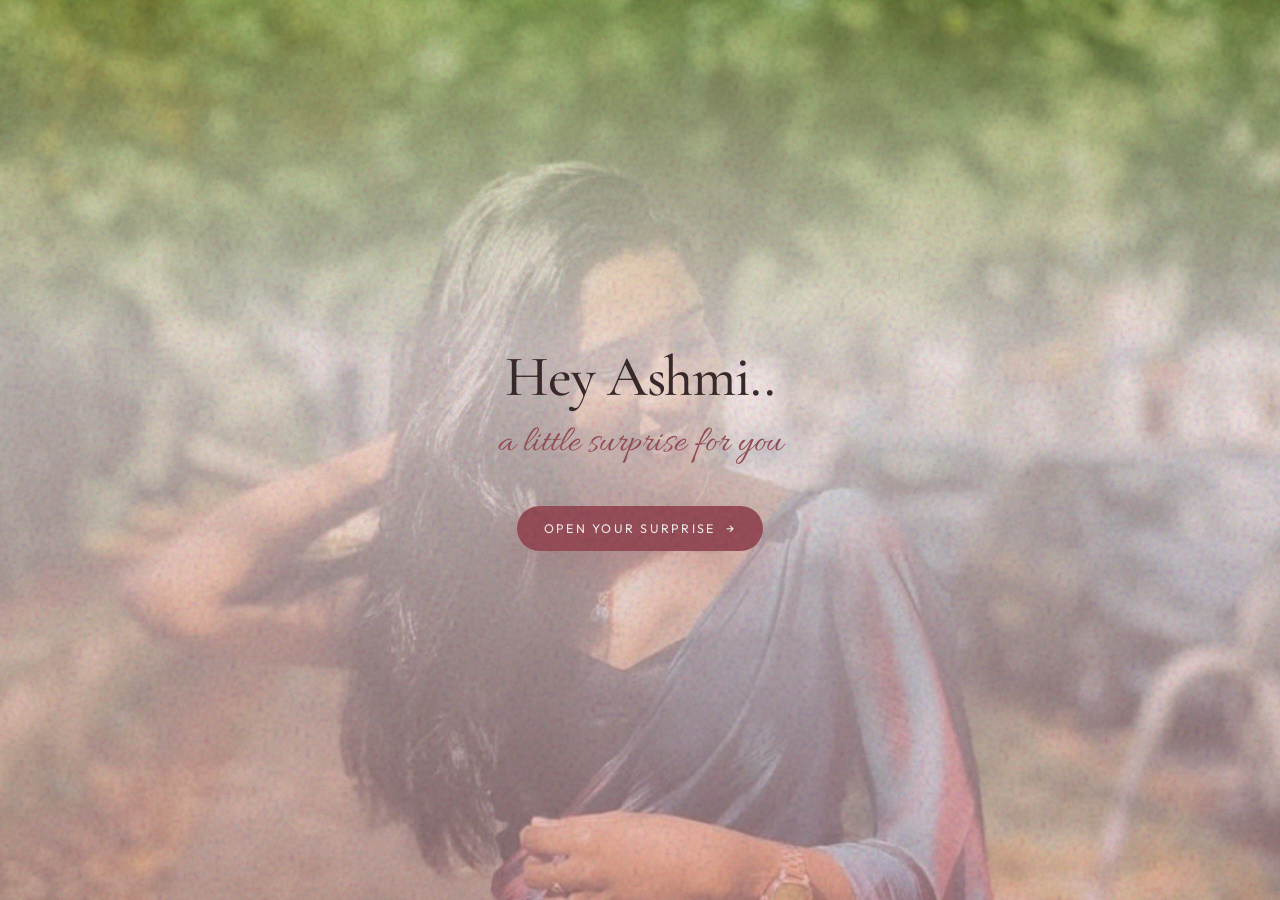
<file: ashmi/index.html>
<!DOCTYPE html>
<html lang="en">
<head>
    <meta charset="UTF-8">
    <meta name="viewport" content="width=device-width, initial-scale=1.0">
    <title>For Asshii</title>

    <link rel="stylesheet" href="style.css">

    <link rel="preconnect" href="https://fonts.googleapis.com">
    <link rel="preconnect" href="https://fonts.gstatic.com" crossorigin>
    <link href="https://fonts.googleapis.com/css2?family=Allura&family=Cormorant+Garamond:ital,wght@0,400;0,500;0,600;1,400&family=Outfit:wght@300;400;500&display=swap" rel="stylesheet">
</head>

<body>

    <div class="grain" aria-hidden="true"></div>

    <div class="petals" aria-hidden="true">
        <span></span><span></span><span></span><span></span>
        <span></span><span></span><span></span>
    </div>

    <section class="hero">

        <div class="hero-media" aria-hidden="true">
            <img src="photo1.jpeg" alt="">
            <div class="hero-veil"></div>
        </div>

        <div class="hero-copy">
            <!-- <p class="eyebrow">a little surprise for you</p> -->
            <h4 class="brand">Hey Ashmi..</h4>
            <p class="tagline">a little surprise for you</p>

            <a href="surprise.html" class="cta">
                <span>open your surprise</span>
                <span class="cta-arrow" aria-hidden="true">→</span>
            </a>
        </div>

    </section>

</body>
</html>
</file>
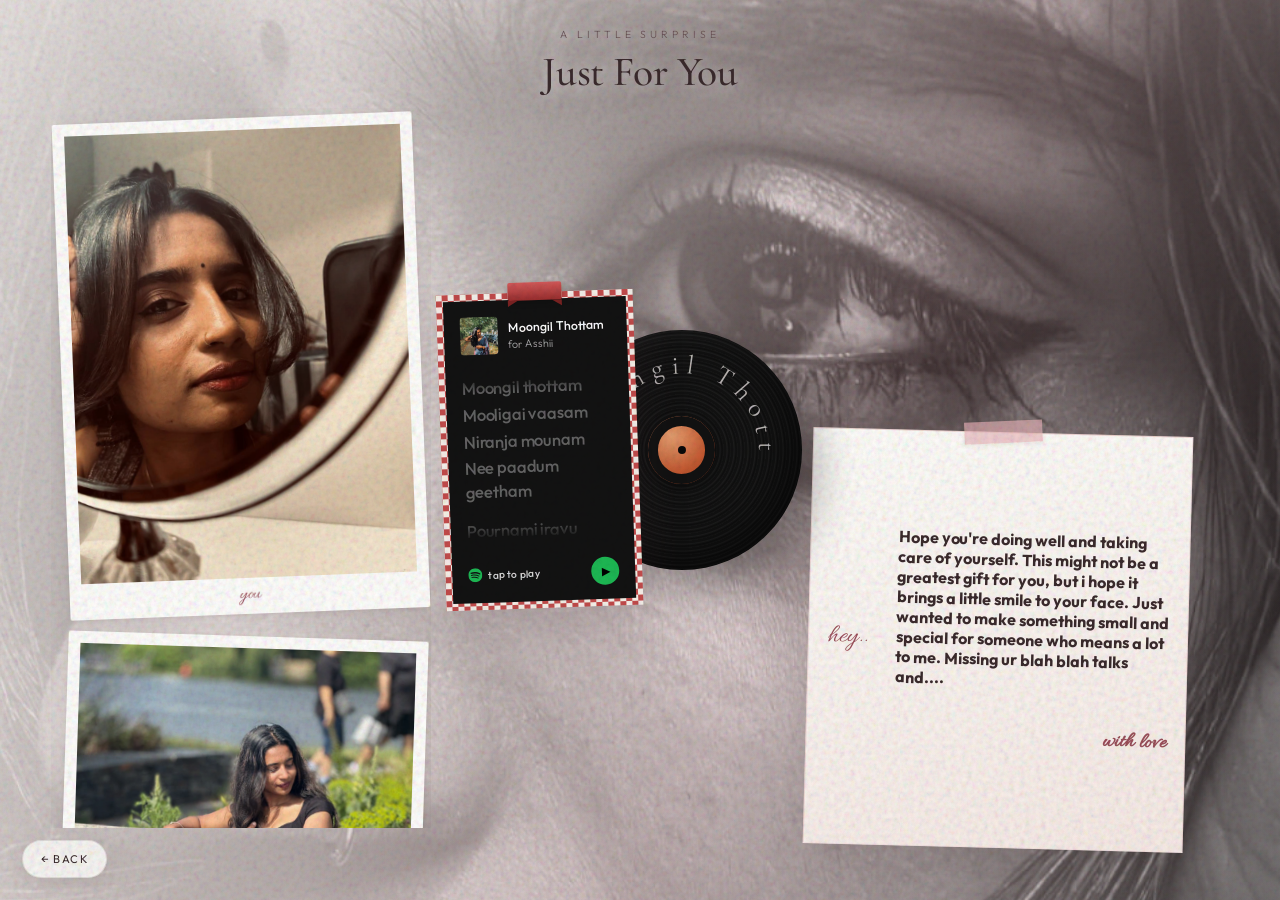
<file: ashmi/photobooth.html>
<!DOCTYPE html>
<html lang="en">
<head>
<meta charset="UTF-8">
<meta name="viewport" content="width=device-width, initial-scale=1.0">
<title>Our Memories · Asshii</title>

<link rel="preconnect" href="https://fonts.googleapis.com">
<link rel="preconnect" href="https://fonts.gstatic.com" crossorigin>
<link href="https://fonts.googleapis.com/css2?family=Allura&family=Cormorant+Garamond:ital,wght@0,400;0,500;0,600;1,400&family=Outfit:wght@300;400;500&display=swap" rel="stylesheet">

<style>

* {
    margin: 0;
    padding: 0;
    box-sizing: border-box;
}

:root {
    --blush: #e8b4b8;
    --rose: #c97b84;
    --deep-rose: #9a4f5a;
    --pearl: #faf4f2;
    --mist: #f3e4e2;
    --ink: #3a2a2c;
    --soft-ink: #6b5558;
}

html, body {
    width: 100%;
    height: 100%;
}

body {
    overflow: hidden;
    font-family: "Outfit", sans-serif;
    color: var(--ink);
    background: var(--mist);
}

.grain {
    position: fixed;
    inset: 0;
    z-index: 60;
    pointer-events: none;
    opacity: 0.28;
    mix-blend-mode: multiply;
    background-image: url("data:image/svg+xml,%3Csvg viewBox='0 0 200 200' xmlns='http://www.w3.org/2000/svg'%3E%3Cfilter id='n'%3E%3CfeTurbulence type='fractalNoise' baseFrequency='0.85' numOctaves='4' stitchTiles='stitch'/%3E%3C/filter%3E%3Crect width='100%25' height='100%25' filter='url(%23n)'/%3E%3C/svg%3E");
}

.page {
    position: relative;
    width: 100vw;
    height: 100vh;
    height: 100dvh;
    overflow: hidden;
    display: flex;
    align-items: center;
    justify-content: center;
    background: #1a1214;
    isolation: isolate;
}

.page-bg {
    position: absolute;
    inset: 0;
    z-index: 0;
    overflow: hidden;
    pointer-events: none;
}

.page-bg img {
    width: 100%;
    height: 100%;
    object-fit: cover;
    object-position: 58% 42%;
    transform: scale(1.08);
    filter: contrast(1.05) brightness(0.88) saturate(0.15);
    animation: bgDrift 22s ease-in-out infinite alternate;
}

@keyframes bgDrift {
    from { transform: scale(1.08) translate(0, 0); }
    to   { transform: scale(1.14) translate(-1.5%, -1%); }
}

.page-veil {
    position: absolute;
    inset: 0;
    z-index: 1;
    pointer-events: none;
    background:
        linear-gradient(
            115deg,
            rgba(250, 244, 242, 0.82) 0%,
            rgba(243, 228, 226, 0.55) 38%,
            rgba(232, 180, 184, 0.28) 62%,
            rgba(26, 18, 20, 0.35) 100%
        ),
        radial-gradient(
            ellipse at 70% 45%,
            transparent 0%,
            rgba(250, 244, 242, 0.2) 55%,
            rgba(250, 244, 242, 0.55) 100%
        );
}

.page::before {
    display: none;
}

.title {
    position: absolute;
    top: 28px;
    left: 50%;
    transform: translateX(-50%) translateY(-12px);
    opacity: 0;
    z-index: 40;
    text-align: center;
    animation: titleEntrance 1s cubic-bezier(0.22, 1, 0.36, 1) 0.15s forwards;
}

.title-label {
    display: block;
    font-family: "Outfit", sans-serif;
    font-size: 0.65rem;
    font-weight: 300;
    letter-spacing: 0.38em;
    text-transform: uppercase;
    color: var(--soft-ink);
    margin-bottom: 0.35rem;
    text-shadow: 0 1px 12px rgba(255, 255, 255, 0.7);
}

.title-main {
    display: block;
    font-family: "Cormorant Garamond", serif;
    font-size: clamp(1.8rem, 4vw, 2.6rem);
    font-weight: 500;
    color: var(--ink);
    letter-spacing: -0.01em;
    text-shadow: 0 2px 20px rgba(255, 255, 255, 0.75);
}

@keyframes titleEntrance {
    to {
        opacity: 1;
        transform: translateX(-50%) translateY(0);
    }
}

/* Polaroid strip — unchanged */
.film-container {
    position: absolute;
    left: 4%;
    top: 12%;
    width: min(380px, 38vw);
    height: 80vh;
    z-index: 20;
    opacity: 0;
    animation: pinterestEntrance 1.2s cubic-bezier(0.22, 1, 0.36, 1) 0.3s forwards;
}

@keyframes pinterestEntrance {
    from {
        opacity: 0;
        transform: translateY(40px) scale(0.96);
    }
    to {
        opacity: 1;
        transform: translateY(0) scale(1);
    }
}

.film-strip {
    width: 100%;
    height: 100%;
    padding: 10px;
    display: flex;
    flex-direction: column;
    gap: 22px;
    overflow-y: auto;
    scroll-behavior: smooth;
    scrollbar-width: none;
}

.film-strip::-webkit-scrollbar {
    display: none;
}

.film-photo {
    position: relative;
    width: 100%;
    flex-shrink: 0;
    padding: 12px 12px 36px;
    background: #fffefc;
    border-radius: 2px;
    box-shadow:
        0 12px 32px rgba(58, 42, 44, 0.12),
        0 2px 6px rgba(58, 42, 44, 0.06);
    transition:
        transform 0.45s cubic-bezier(0.22, 1, 0.36, 1),
        box-shadow 0.45s ease;
    animation: photoReveal 0.85s cubic-bezier(0.22, 1, 0.36, 1) both;
}

.film-photo:nth-child(1) { transform: rotate(-2.2deg); animation-delay: 0.4s; }
.film-photo:nth-child(2) { transform: rotate(1.8deg);  animation-delay: 0.55s; }
.film-photo:nth-child(3) { transform: rotate(-1.2deg); animation-delay: 0.7s; }
.film-photo:nth-child(4) { transform: rotate(2deg);    animation-delay: 0.85s; }
.film-photo:nth-child(5) { transform: rotate(-1.6deg); animation-delay: 1s; }
.film-photo:nth-child(6) { transform: rotate(1.1deg);  animation-delay: 1.15s; }

@keyframes photoReveal {
    from {
        opacity: 0;
        transform: translateY(30px) scale(0.94) rotate(0deg);
    }
    to { opacity: 1; }
}

.film-photo img {
    width: 100%;
    aspect-ratio: 3 / 4;
    display: block;
    object-fit: contain;
    object-position: center center;
    background: #f3e4e2;
    filter: saturate(0.9) contrast(1.02);
    transition: transform 0.7s cubic-bezier(0.22, 1, 0.36, 1), filter 0.4s ease;
}

.film-photo::after {
    content: attr(data-caption);
    position: absolute;
    left: 12px;
    right: 12px;
    bottom: 10px;
    font-family: "Allura", cursive;
    font-size: 1.15rem;
    color: var(--deep-rose);
    text-align: center;
    line-height: 1;
}

.film-photo:hover {
    transform: translateY(-6px) rotate(0deg) scale(1.03);
    box-shadow: 0 20px 40px rgba(58, 42, 44, 0.18);
    z-index: 5;
}

.film-photo:hover img {
    transform: scale(1.04);
    filter: saturate(1) contrast(1.05) brightness(1.02);
}

/* ========== Vinyl + Spotify music player ========== */
.music-player {
    position: absolute;
    left: calc(4% + min(380px, 38vw) + 10px);
    top: 50%;
    width: min(340px, 32vw);
    height: min(340px, 58vh);
    transform: translateY(-50%);
    z-index: 15;
    opacity: 0;
    animation: playerEntrance 1.2s cubic-bezier(0.22, 1, 0.36, 1) 0.55s forwards;
}

@keyframes playerEntrance {
    from {
        opacity: 0;
        transform: translateY(-42%) translateX(-20px) scale(0.94);
    }
    to {
        opacity: 1;
        transform: translateY(-50%) translateX(0) scale(1);
    }
}

.vinyl {
    position: absolute;
    right: -6%;
    top: 50%;
    width: min(240px, 24vw);
    aspect-ratio: 1;
    transform: translateY(-50%);
    z-index: 1;
}

.vinyl-disk {
    width: 100%;
    height: 100%;
    border-radius: 50%;
    background:
        repeating-radial-gradient(
            circle at center,
            #111 0px,
            #111 2px,
            #1c1c1c 3px,
            #0d0d0d 5px,
            #171717 7px
        );
    box-shadow:
        16px 20px 40px rgba(0, 0, 0, 0.28),
        inset -14px -14px 30px rgba(0, 0, 0, 0.45),
        inset 8px 8px 20px rgba(255, 255, 255, 0.04);
    position: relative;
    display: grid;
    place-items: center;
}

.vinyl.playing .vinyl-disk {
    animation: recordSpin 8s linear infinite;
}

@keyframes recordSpin {
    from { transform: rotate(0deg); }
    to   { transform: rotate(360deg); }
}

.vinyl-curve {
    position: absolute;
    inset: 0;
    width: 100%;
    height: 100%;
    pointer-events: none;
}

.vinyl-curve text {
    fill: rgba(250, 244, 242, 0.72);
    font-family: "Cormorant Garamond", serif;
    font-size: 11px;
    letter-spacing: 3px;
}

.vinyl-label {
    width: 28%;
    aspect-ratio: 1;
    border-radius: 50%;
    background:
        radial-gradient(circle at 35% 30%, #e8a070, #c45a32 55%, #8a3218);
    box-shadow:
        inset 0 0 0 10px #111,
        0 2px 8px rgba(0, 0, 0, 0.4);
    position: relative;
    z-index: 2;
}

.vinyl-label::after {
    content: "";
    position: absolute;
    width: 12%;
    height: 12%;
    left: 50%;
    top: 50%;
    transform: translate(-50%, -50%);
    border-radius: 50%;
    background: #0a0a0a;
}

/* Spotify-style lyrics card */
.song-card {
    position: absolute;
    left: 0;
    top: 50%;
    width: min(240px, 58%);
    transform: translateY(-50%) rotate(-2deg);
    z-index: 5;
    border: none;
    padding: 0;
    background: transparent;
    cursor: pointer;
    text-align: left;
    font: inherit;
    color: inherit;
    transition: transform 0.35s cubic-bezier(0.22, 1, 0.36, 1);
}

.song-card:hover {
    transform: translateY(-52%) rotate(-1deg) scale(1.02);
}

.song-card:focus-visible {
    outline: 2px solid var(--rose);
    outline-offset: 4px;
}

.song-frame {
    position: relative;
    padding: 7px;
    background:
        repeating-conic-gradient(
            #c34b4b 0% 25%,
            #f7f1ea 0% 50%
        ) 0 0 / 12px 12px;
    box-shadow: 0 22px 48px rgba(58, 42, 44, 0.22);
}

.song-ribbon {
    position: absolute;
    top: -10px;
    left: 50%;
    width: 54px;
    height: 18px;
    transform: translateX(-50%);
    background: linear-gradient(180deg, #d45a5a, #9a2e2e);
    border-radius: 2px;
    box-shadow: 0 2px 6px rgba(0, 0, 0, 0.2);
    z-index: 3;
}

.song-ribbon::before,
.song-ribbon::after {
    content: "";
    position: absolute;
    bottom: -6px;
    width: 0;
    height: 0;
    border-top: 6px solid #7a2222;
}

.song-ribbon::before {
    left: 0;
    border-right: 10px solid transparent;
}

.song-ribbon::after {
    right: 0;
    border-left: 10px solid transparent;
}

.song-inner {
    background: #121212;
    color: #fff;
    padding: 16px 16px 14px;
    min-height: 260px;
    display: flex;
    flex-direction: column;
}

.song-meta {
    display: flex;
    align-items: center;
    gap: 10px;
    margin-bottom: 18px;
}

.song-art {
    width: 38px;
    height: 38px;
    border-radius: 4px;
    object-fit: cover;
    flex-shrink: 0;
}

.song-info {
    min-width: 0;
}

.song-title {
    font-family: "Outfit", sans-serif;
    font-size: 0.78rem;
    font-weight: 500;
    white-space: nowrap;
    overflow: hidden;
    text-overflow: ellipsis;
}

.song-artist {
    font-family: "Outfit", sans-serif;
    font-size: 0.68rem;
    font-weight: 300;
    color: rgba(255, 255, 255, 0.65);
    margin-top: 2px;
}

.song-lyrics {
    flex: 1;
    max-height: 168px;
    overflow-y: auto;
    scrollbar-width: none;
    font-family: "Outfit", sans-serif;
    font-size: clamp(0.88rem, 2vw, 1.05rem);
    font-weight: 500;
    line-height: 1.4;
    letter-spacing: -0.01em;
    mask-image: linear-gradient(180deg, transparent, #000 12%, #000 88%, transparent);
}

.song-lyrics::-webkit-scrollbar {
    display: none;
}

.song-lyrics p {
    margin: 0.2rem 0;
    color: rgba(255, 255, 255, 0.35);
    transition:
        color 0.45s ease,
        transform 0.45s ease,
        text-shadow 0.45s ease,
        opacity 0.45s ease;
}

.song-lyrics p.gap {
    height: 0.55rem;
    margin: 0;
}

.song-lyrics p.active {
    color: #fff;
    transform: translateX(3px);
    animation: lyricGlowFlow 1.8s ease-in-out infinite;
}

.song-lyrics p.passed {
    color: rgba(255, 255, 255, 0.55);
    text-shadow: none;
    animation: none;
}

@keyframes lyricGlowFlow {
    0% {
        text-shadow:
            0 0 4px rgba(255, 255, 255, 0.35),
            0 0 12px rgba(255, 255, 255, 0.15),
            0 0 24px rgba(255, 255, 255, 0);
        filter: brightness(1);
    }
    40% {
        text-shadow:
            0 0 10px rgba(255, 255, 255, 1),
            0 0 22px rgba(255, 255, 255, 0.85),
            0 0 40px rgba(255, 255, 255, 0.45);
        filter: brightness(1.15);
    }
    100% {
        text-shadow:
            0 0 6px rgba(255, 255, 255, 0.5),
            0 0 16px rgba(255, 255, 255, 0.3),
            0 0 28px rgba(255, 255, 255, 0.12);
        filter: brightness(1.05);
    }
}

.song-footer {
    display: flex;
    align-items: center;
    justify-content: space-between;
    margin-top: 16px;
    padding-top: 4px;
}

.song-brand {
    display: flex;
    align-items: center;
    gap: 6px;
    font-size: 0.65rem;
    font-weight: 500;
    letter-spacing: 0.02em;
    color: rgba(255, 255, 255, 0.85);
}

.song-brand svg {
    width: 14px;
    height: 14px;
    fill: #1db954;
}

.play-chip {
    width: 28px;
    height: 28px;
    border-radius: 50%;
    background: #1db954;
    color: #000;
    display: grid;
    place-items: center;
    font-size: 0.7rem;
    flex-shrink: 0;
    transition: transform 0.25s ease, background 0.25s ease;
}

.song-card.playing .play-chip {
    background: #fff;
}

.song-card.playing .play-chip::before {
    content: "❚❚";
    font-size: 0.55rem;
    letter-spacing: -1px;
}

.play-chip::before {
    content: "▶";
    margin-left: 1px;
}

.back-button {
    position: fixed;
    left: 22px;
    bottom: 22px;
    z-index: 100;
    border: 1px solid rgba(58, 42, 44, 0.12);
    padding: 11px 18px;
    border-radius: 999px;
    background: rgba(255, 254, 252, 0.85);
    color: var(--ink);
    font-family: "Outfit", sans-serif;
    font-size: 0.7rem;
    letter-spacing: 0.14em;
    text-transform: uppercase;
    cursor: pointer;
    backdrop-filter: blur(8px);
    box-shadow: 0 8px 20px rgba(58, 42, 44, 0.1);
    transition: transform 0.3s ease, background 0.3s ease;
}

.back-button:hover {
    background: #fff;
    transform: translateX(-3px);
}

@media (max-width: 700px) {
    body {
        overflow-x: hidden;
        overflow-y: auto;
    }

    .page {
        height: auto;
        min-height: 100dvh;
        overflow: visible;
        display: flex;
        flex-direction: column;
        align-items: center;
        padding: 16px 14px calc(72px + env(safe-area-inset-bottom, 0px));
        box-sizing: border-box;
    }

    .page-bg {
        position: fixed;
    }

    .page-bg img {
        object-position: 62% 40%;
    }

    .title {
        position: relative;
        top: auto;
        left: auto;
        transform: none;
        opacity: 1;
        animation: none;
        margin: 4px 0 14px;
        z-index: 40;
    }

    .title-main {
        font-size: 1.55rem;
    }

    .film-container {
        position: relative;
        left: auto;
        top: auto;
        width: 100%;
        max-width: 420px;
        height: 248px;
        opacity: 1;
        animation: none;
        z-index: 20;
    }

    .film-strip {
        flex-direction: row;
        overflow-x: auto;
        overflow-y: hidden;
        padding: 8px 6px 12px;
        gap: 14px;
        -webkit-overflow-scrolling: touch;
        scroll-snap-type: x mandatory;
    }

    .film-photo {
        width: 148px;
        padding: 8px 8px 28px;
        scroll-snap-align: start;
    }

    .film-photo:nth-child(n) {
        transform: rotate(0deg);
        animation: none;
        opacity: 1;
    }

    .film-photo:nth-child(odd) {
        transform: rotate(-1.5deg);
    }

    .film-photo:nth-child(even) {
        transform: rotate(1.5deg);
    }

    .film-photo:hover {
        transform: translateY(-4px) rotate(0deg) scale(1.02);
    }

    .film-photo::after {
        font-size: 0.95rem;
        bottom: 8px;
    }

    .music-player {
        position: relative;
        left: auto;
        right: auto;
        top: auto;
        width: min(340px, 100%);
        height: 270px;
        transform: none;
        opacity: 1;
        animation: none;
        margin: 18px auto 12px;
        z-index: 15;
    }

    .vinyl {
        width: min(200px, 58%);
        right: -2%;
    }

    .song-card {
        width: min(200px, 64%);
        left: 0;
    }

    .song-inner {
        min-height: 220px;
        padding: 14px 14px 12px;
    }

    .song-lyrics {
        max-height: 130px;
        font-size: 0.9rem;
    }

    .song-art {
        width: 34px;
        height: 34px;
    }

    .song-title {
        font-size: 0.72rem;
    }

    .song-artist {
        font-size: 0.62rem;
    }

    .love-note {
        position: relative;
        right: auto;
        top: auto;
        left: auto;
        width: min(300px, 92%);
        transform: rotate(1.5deg);
        opacity: 1;
        animation: none;
        margin: 8px auto 10px;
        padding: 26px 22px 22px;
        display: block;
    }

    .love-note h3 {
        font-size: 1.55rem;
    }

    .love-note p {
        font-size: 0.95rem;
    }

    .mini-polaroid {
        position: relative;
        right: auto;
        bottom: auto;
        width: 110px;
        transform: rotate(-6deg);
        opacity: 1;
        animation: none;
        margin: 4px auto 8px;
        display: block;
        align-self: flex-end;
        margin-right: 8%;
    }

    .back-button {
        position: fixed;
        left: max(12px, env(safe-area-inset-left));
        bottom: max(14px, env(safe-area-inset-bottom));
        padding: 9px 14px;
        font-size: 0.62rem;
    }
}

@media (max-width: 380px) {
    .film-container {
        height: 220px;
    }

    .film-photo {
        width: 132px;
    }

    .music-player {
        height: 250px;
    }

    .vinyl {
        width: 168px;
    }

    .song-card {
        width: 168px;
    }

    .song-inner {
        min-height: 200px;
    }
}

/* Soft note — fills right space */
.love-note {
    position: absolute;
    right: 2.5%;
    top: 48%;
    width: min(200px, 19vw);
    padding: 34px 26px 28px;
    background: linear-gradient(165deg, #fffefb 0%, #f7ebe6 100%);
    border: 1px solid rgba(201, 123, 132, 0.2);
    box-shadow: 0 20px 45px rgba(58, 42, 44, 0.14);
    transform: translateY(-50%) rotate(3deg);
    z-index: 12;
    opacity: 0;
    animation:
        noteEntrance 1.15s cubic-bezier(0.22, 1, 0.36, 1) 0.9s forwards,
        noteFloat 6.5s ease-in-out 2.2s infinite;
}

.love-note::before {
    content: "";
    position: absolute;
    top: -12px;
    left: 50%;
    width: 78px;
    height: 22px;
    transform: translateX(-50%) rotate(-4deg);
    background: rgba(232, 180, 184, 0.65);
    box-shadow: 0 2px 4px rgba(58, 42, 44, 0.08);
}

@keyframes noteEntrance {
    from {
        opacity: 0;
        transform: translateY(-40%) rotate(8deg) scale(0.92);
    }
    to {
        opacity: 1;
        transform: translateY(-50%) rotate(3deg) scale(1);
    }
}

@keyframes noteFloat {
    0%, 100% { margin-top: 0; }
    50% { margin-top: -7px; }
}

.love-note .note-label {
    display: block;
    font-family: "Outfit", sans-serif;
    font-size: 0.58rem;
    letter-spacing: 0.28em;
    text-transform: uppercase;
    color: var(--soft-ink);
    margin-bottom: 0.7rem;
}

.love-note h3 {
    font-family: "Allura", cursive;
    font-size: 1.85rem;
    font-weight: 400;
    color: var(--deep-rose);
    line-height: 1;
    margin-bottom: 0.9rem;
}

.love-note p {
    font-family: "Cormorant Garamond", serif;
    font-size: 1rem;
    line-height: 1.65;
    color: var(--soft-ink);
}

.love-note .note-sign {
    display: block;
    margin-top: 1.1rem;
    font-family: "Allura", cursive;
    font-size: 1.35rem;
    color: var(--deep-rose);
    text-align: right;
}

.mini-polaroid {
    position: absolute;
    right: 7%;
    bottom: 11%;
    width: min(120px, 14vw);
    padding: 8px 8px 22px;
    background: #fffefc;
    box-shadow: 0 14px 30px rgba(58, 42, 44, 0.16);
    transform: rotate(-8deg);
    z-index: 11;
    opacity: 0;
    animation: miniEntrance 1s cubic-bezier(0.22, 1, 0.36, 1) 1.15s forwards;
}

.mini-polaroid img {
    width: 100%;
    aspect-ratio: 1;
    object-fit: cover;
    display: block;
    filter: saturate(0.9);
}

.mini-polaroid span {
    display: block;
    margin-top: 6px;
    font-family: "Allura", cursive;
    font-size: 0.95rem;
    color: var(--deep-rose);
    text-align: center;
    line-height: 1;
}

@keyframes miniEntrance {
    from {
        opacity: 0;
        transform: translateY(20px) rotate(-14deg) scale(0.9);
    }
    to {
        opacity: 1;
        transform: rotate(-8deg) scale(1);
    }
}

@media (min-width: 701px) and (max-width: 900px) {
    .love-note {
        width: min(170px, 22vw);
        padding: 24px 16px 20px;
        right: 1.5%;
    }

    .love-note h3 {
        font-size: 1.4rem;
    }

    .love-note p {
        font-size: 0.82rem;
    }

    .mini-polaroid {
        width: 95px;
        bottom: 10%;
        right: 4%;
    }
}

@media (max-width: 700px) {
    body {
        overflow-x: hidden;
        overflow-y: auto;
    }

    .page {
        height: auto;
        min-height: 100dvh;
        overflow: visible;
        display: flex;
        flex-direction: column;
        align-items: center;
        padding: 16px 14px calc(72px + env(safe-area-inset-bottom, 0px));
    }

    .page-bg {
        position: fixed;
    }

    .title {
        position: relative;
        top: auto;
        left: auto;
        transform: none;
        opacity: 1;
        animation: none;
        margin: 4px 0 14px;
    }

    .film-container {
        position: relative;
        left: auto;
        top: auto;
        width: 100%;
        max-width: 420px;
        height: 248px;
        opacity: 1;
        animation: none;
    }

    .film-strip {
        flex-direction: row;
        overflow-x: auto;
        overflow-y: hidden;
        height: 100%;
    }

    .music-player {
        position: relative;
        left: auto;
        top: auto;
        width: min(340px, 100%);
        height: 270px;
        transform: none;
        opacity: 1;
        animation: none;
        margin: 18px auto 12px;
    }

    .love-note {
        position: relative;
        right: auto;
        top: auto;
        width: min(300px, 92%);
        transform: rotate(1.5deg);
        opacity: 1;
        animation: none;
        margin: 8px auto 10px;
        padding: 26px 22px 22px;
    }

    .mini-polaroid {
        position: relative;
        right: auto;
        bottom: auto;
        width: 110px;
        transform: rotate(-6deg);
        opacity: 1;
        animation: none;
        margin: 4px auto 8px 8%;
        align-self: flex-end;
    }
}

</style>
</head>

<body>

<div class="grain" aria-hidden="true"></div>

<div class="page">

    <div class="page-bg" aria-hidden="true">
        <img src="eye.jpeg" alt="">
        <div class="page-veil"></div>
    </div>

    <div class="title">
        <span class="title-label">a little surprise</span>
        <span class="title-main">Just For You</span>
    </div>

    <div class="film-container">
        <div class="film-strip">

            <div class="film-photo" data-caption="you">
                <img src="pic6.jpeg" alt="Memory 1">
            </div>

            <div class="film-photo" data-caption="us">
                <img src="photo2.jpeg" alt="Memory 2">
            </div>

            <div class="film-photo" data-caption="soft">
                <img src="photo1.jpeg" alt="Memory 3">
            </div>

            <div class="film-photo" data-caption="smile">
                <img src="pic4.jpeg" alt="Memory 4">
            </div>

            <div class="film-photo" data-caption="here">
                <img src="pic5.jpeg" alt="Memory 5">
            </div>

            <div class="film-photo" data-caption="always">
                <img src="pic3.jpeg" alt="Memory 6">
            </div>

        </div>
    </div>

    <!-- Vinyl + lyrics music player -->
    <div class="music-player">

        <div class="vinyl" id="vinyl" aria-hidden="true">
            <div class="vinyl-disk">
                <svg class="vinyl-curve" viewBox="0 0 100 100">
                    <defs>
                        <path id="curve" d="M 18,50 A 32,32 0 1,1 82,50" fill="none"/>
                    </defs>
                    <text>
                        <textPath href="#curve" startOffset="0%">Moongil Thottam ·</textPath>
                    </text>
                </svg>
                <div class="vinyl-label"></div>
            </div>
        </div>

        <button class="song-card" id="songCard" type="button" aria-label="Play song">
            <div class="song-frame">
                <div class="song-ribbon" aria-hidden="true"></div>
                <div class="song-inner">
                    <div class="song-meta">
                        <img class="song-art" src="photo1.jpeg" alt="">
                        <div class="song-info">
                            <div class="song-title">Moongil Thottam</div>
                            <div class="song-artist">for Asshii</div>
                        </div>
                    </div>

                    <div class="song-lyrics" id="songLyrics">
                        <p>Moongil thottam</p>
                        <p>Mooligai vaasam</p>
                        <p>Niranja mounam</p>
                        <p>Nee paadum geetham</p>
                        <p class="gap"></p>
                        <p>Pournami iravu</p>
                        <p>Pournami iravu</p>
                        <p>Pani vizhum kaadu</p>
                        <p>Pani vizhum kaadu</p>
                        <p>Othaiyadi paadhaiyil</p>
                        <p>Unkooda podinada</p>
                        <p class="gap"></p>
                        <p>Ithu pothum enakku</p>
                        <p>Ithu pothumae</p>
                        <p>Verenna venum nee pothumae</p>
                        <p>Ithu pothum enakku</p>
                        <p>Ithu pothumae</p>
                        <p>Verenna venum nee pothumae</p>
                        <p class="gap"></p>
                        <p>Moongil thottam</p>
                        <p>Mooligai vaasam</p>
                        <p>Niranja mounam</p>
                        <p>Nee paadum geetham</p>
                    </div>

                    <div class="song-footer">
                        <div class="song-brand">
                            <svg viewBox="0 0 24 24" aria-hidden="true"><path d="M12 0C5.4 0 0 5.4 0 12s5.4 12 12 12 12-5.4 12-12S18.66 0 12 0zm5.521 17.34c-.24.359-.66.48-1.021.24-2.82-1.74-6.36-2.101-10.561-1.141-.418.092-.779-.198-.87-.614-.092-.421.198-.78.614-.87 4.56-1.021 8.52-.6 11.64 1.32.42.18.479.659.198 1.065zm1.44-3.3c-.301.42-.841.6-1.262.3-3.239-1.98-8.159-2.58-11.939-1.38-.479.12-1.02-.12-1.14-.6-.12-.48.12-1.021.6-1.141C9.6 9.9 15 10.561 18.72 12.84c.361.181.54.78.241 1.2zm.12-3.36C15.24 8.4 8.82 8.16 5.16 9.301c-.6.179-1.2-.181-1.38-.721-.18-.601.18-1.2.72-1.381 4.26-1.26 11.28-1.02 15.721 1.621.539.3.719 1.02.419 1.56-.299.421-1.02.599-1.559.3z"/></svg>
                            <span>tap to play</span>
                        </div>
                        <span class="play-chip" aria-hidden="true"></span>
                    </div>
                </div>
            </div>
        </button>

    </div>

   <aside class="love-note">
    <!-- <span class="note-label">just for you</span> -->
    <h3>hey..</h3>
    <p>
      <h4> <b>Hope you're doing well and taking care of yourself.

           This might not be a greatest gift for you,
            but i hope it brings a little smile to your face.
            Just wanted to make something small and special
            for someone who means a lot to me.
            Missing ur blah blah talks and....</b>
            

    </p>
    <br>
    <span class="note-sign">with love</span>
</aside>

<style>
.love-note {
    position: absolute;
    left: 78%;
    bottom: 5.8%;
    width: min(380px, 36vw);
    padding: 14px 18px 12px;
    background: linear-gradient(165deg, #fffefb 0%, #f7ebe6 100%);
    border: 1px solid rgba(201, 123, 132, 0.2);
    box-shadow: 0 20px 45px rgba(58, 42, 44, 0.14);
    transform: translateX(-50%) rotate(1.5deg);
    display: grid;
    grid-template-columns: auto 1fr auto;
    align-items: center;
    column-gap: 14px;
    z-index: 12;
    opacity: 0;
    animation:
        noteEntrance 1.15s cubic-bezier(0.22, 1, 0.36, 1) 0.9s forwards,
        noteFloat 6.5s ease-in-out 2.2s infinite;
}

.note-label {
    font-family: 'Outfit', sans-serif;
    font-size: 0.65rem;
    letter-spacing: 0.18em;
    text-transform: uppercase;
    color: #c97b84;
    white-space: nowrap;
}

.love-note h3 {
    font-family: 'Allura', cursive;
    font-size: 1.65rem;
    font-weight: 400;
    color: #9a4f5a;
    margin: 0;
    white-space: nowrap;
}

.love-note p {
    font-family: 'Cormorant Garamond', serif;
    font-size: 1rem;
    line-height: 1.42;
    color: #130204;
    margin: 0;
    max-width: 220px;
}

.note-sign {
    font-family: 'Allura', cursive;
    font-size: 1.05rem;
    color: #c97b84;
    white-space: nowrap;
}

@keyframes noteEntrance {
    0% {
        opacity: 0;
        transform: translateX(-50%) translateY(28px) rotate(6deg);
    }
    100% {
        opacity: 1;
        transform: translateX(-50%) translateY(0) rotate(1.5deg);
    }
}

@keyframes noteFloat {
    0%, 100% {
        margin-bottom: 0;
    }
    50% {
        margin-bottom: 5px;
    }
}

@media (max-width: 900px) {
    .love-note {
        left: 58%;
        width: min(520px, 70vw);
        padding: 20px 24px 18px;
        column-gap: 18px;
    }
}

@media (max-width: 620px) {
    .love-note {
        left: 50%;
        bottom: 3%;
        width: 92%;
        padding: 18px 20px 16px;
        grid-template-columns: 1fr;
        row-gap: 5px;
        text-align: center;
    }

    .love-note h3,
    .love-note p,
    .note-sign {
        justify-self: center;
    }
}
</style>

    <!-- <div class="mini-polaroid">
        <img src="photo2.jpeg" alt="">
        <span>my favorite</span>
    </div> -->

    <button class="back-button" onclick="goBack()">← Back</button>

</div>

<!-- Put your song file in this folder as: birthday-song.mp3 -->
<audio id="music" loop preload="auto" autoplay>
    <source src="ashi.mp3" type="audio/mpeg">
</audio>

<script>
const music = document.getElementById("music");
const songCard = document.getElementById("songCard");
const vinyl = document.getElementById("vinyl");
const lyricsBox = document.getElementById("songLyrics");
const lyricLines = Array.from(lyricsBox.querySelectorAll("p:not(.gap)"));
const brandLabel = songCard.querySelector(".song-brand span");

/* Soft intro before words start (fraction of song) */
const INTRO = 0.08;
const OUTRO = 0.04;

function setPlaying(isPlaying) {
    songCard.classList.toggle("playing", isPlaying);
    vinyl.classList.toggle("playing", isPlaying);
    songCard.setAttribute("aria-label", isPlaying ? "Pause song" : "Play song");
    brandLabel.textContent = isPlaying ? "tap to pause" : "tap to play";
}

function syncLyrics() {
    const duration = music.duration;
    if (!duration || !isFinite(duration) || lyricLines.length === 0) return;

    const start = duration * INTRO;
    const end = duration * (1 - OUTRO);
    const span = Math.max(end - start, 0.1);
    const t = music.currentTime;

    let index = -1;
    if (t >= start) {
        index = Math.min(
            lyricLines.length - 1,
            Math.floor(((t - start) / span) * lyricLines.length)
        );
    }

    lyricLines.forEach(function(line, i) {
        line.classList.toggle("active", i === index);
        line.classList.toggle("passed", i < index);
    });

    if (index >= 0) {
        const active = lyricLines[index];
        const target = active.offsetTop - lyricsBox.clientHeight / 2 + active.offsetHeight / 2;
        lyricsBox.scrollTo({
            top: Math.max(0, target),
            behavior: "smooth"
        });
    }
}

function playMusic() {
    return music.play().then(function() {
        setPlaying(true);
    });
}

function pauseMusic() {
    music.pause();
    setPlaying(false);
}

function toggleMusic() {
    if (music.paused) {
        playMusic().catch(function() {
            alert("Could not play ashi.mp3 — check that the file is in the ashmi folder.");
        });
    } else {
        pauseMusic();
    }
}

function tryAutoplay() {
    playMusic().catch(function() {
        /* Browser blocked autoplay — start on first tap */
        setPlaying(false);
        brandLabel.textContent = "tap to play";

        function unlock(event) {
            document.removeEventListener("pointerdown", unlock);
            /* Song card has its own click toggle — don't double-trigger */
            if (songCard.contains(event.target)) return;
            playMusic().catch(function() {});
        }

        document.addEventListener("pointerdown", unlock);
    });
}

songCard.addEventListener("click", function(event) {
    event.stopPropagation();
    toggleMusic();
});

music.addEventListener("timeupdate", syncLyrics);
music.addEventListener("seeked", syncLyrics);

music.addEventListener("ended", function() {
    setPlaying(false);
    lyricLines.forEach(function(line) {
        line.classList.remove("active", "passed");
    });
    lyricsBox.scrollTo({ top: 0, behavior: "smooth" });
});

if (music.readyState >= 2) {
    tryAutoplay();
} else {
    music.addEventListener("canplay", tryAutoplay, { once: true });
}

function goBack() {
    window.location.href = "surprise.html";
}

document.querySelectorAll(".film-photo").forEach(function(photo) {
    photo.addEventListener("touchstart", function() {
        photo.style.transform = "scale(1.03) rotate(0deg)";
    }, { passive: true });

    photo.addEventListener("touchend", function() {
        photo.style.transform = "";
    }, { passive: true });
});
</script>

</body>
</html>
</file>
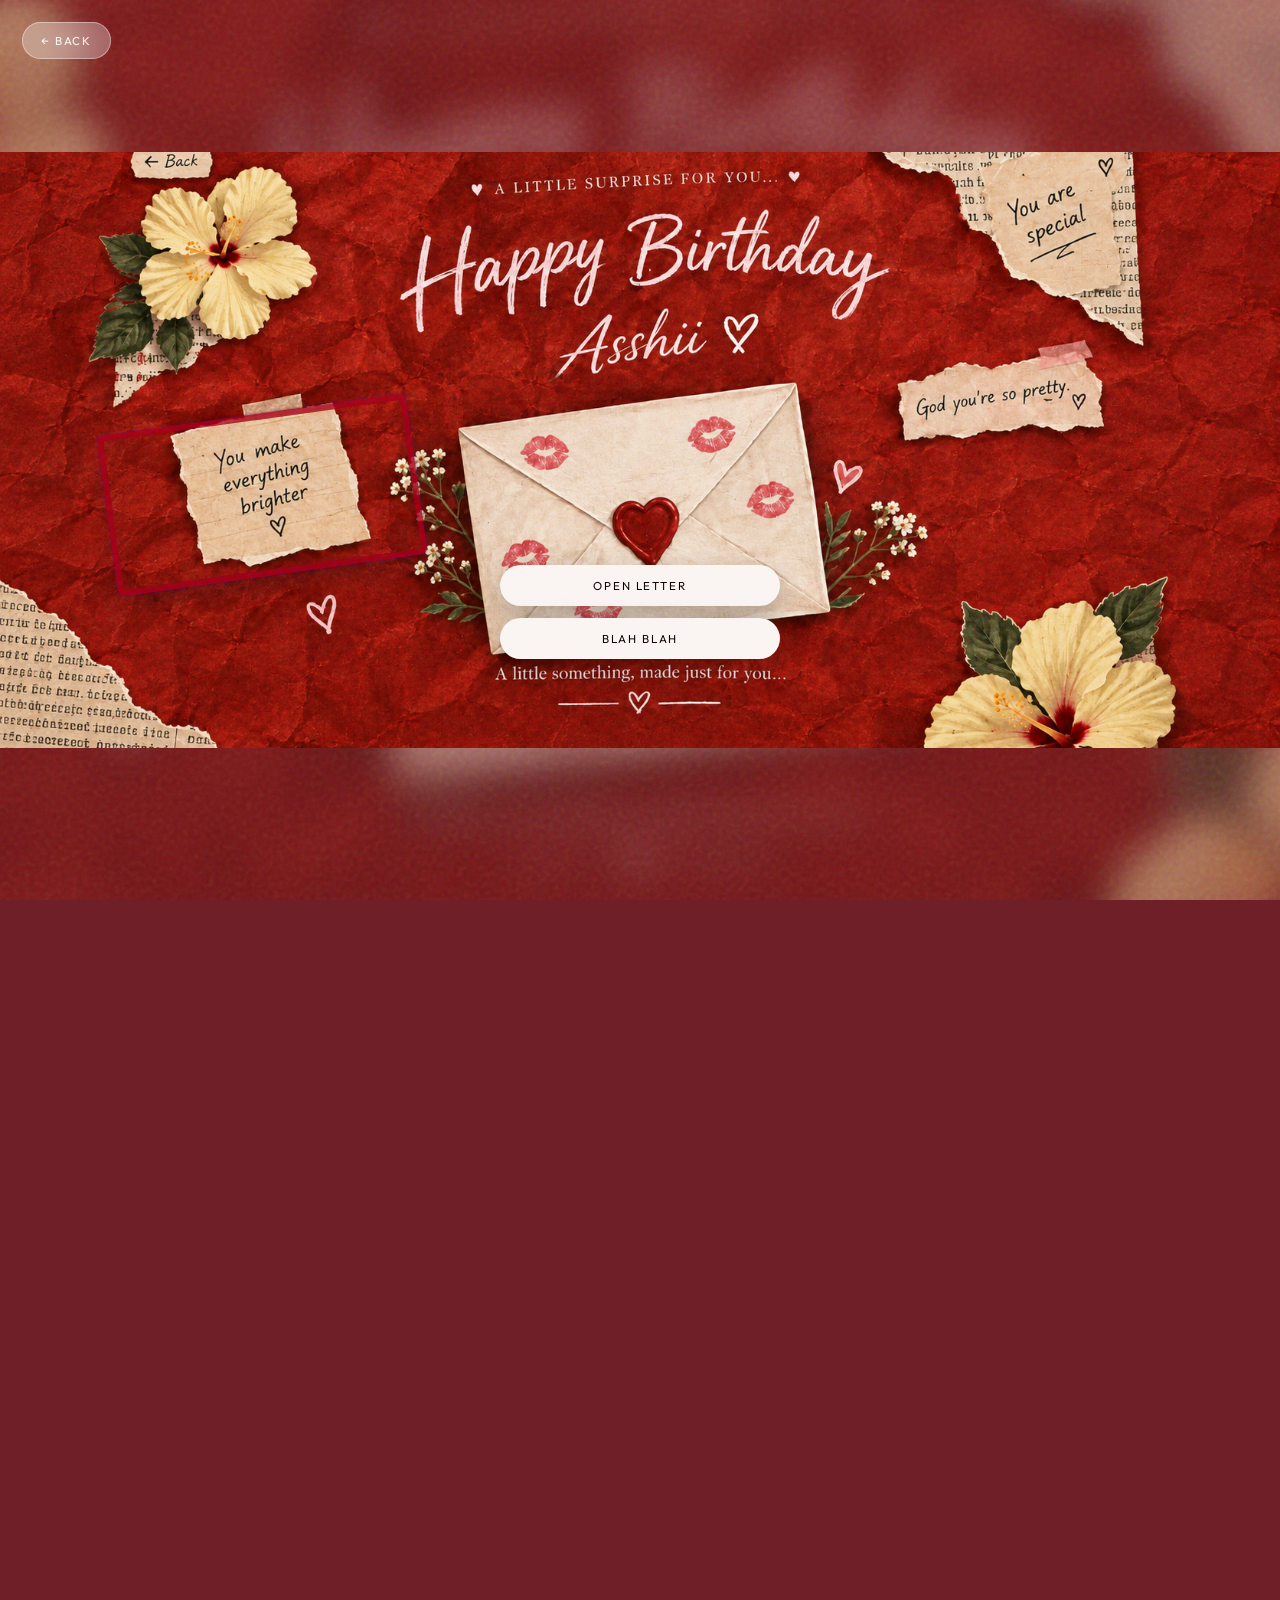
<file: ashmi/surprise.html>
<!DOCTYPE html>
<html lang="en">
<head>
<meta charset="UTF-8">
<meta name="viewport" content="width=device-width, initial-scale=1.0">
<title>Happy Birthday · Asshii</title>

<link rel="preconnect" href="https://fonts.googleapis.com">
<link rel="preconnect" href="https://fonts.gstatic.com" crossorigin>
<link href="https://fonts.googleapis.com/css2?family=Allura&family=Cormorant+Garamond:ital,wght@0,400;0,500;0,600;1,400&family=Outfit:wght@300;400;500&display=swap" rel="stylesheet">

<style>

* {
    margin: 0;
    padding: 0;
    box-sizing: border-box;
}

:root {
    --blush: #e8b4b8;
    --rose: #c97b84;
    --deep-rose: #9a4f5a;
    --pearl: #faf4f2;
    --ink: #3a2a2c;
    --soft-ink: #6b5558;
}

html, body {
    width: 100%;
    height: 100%;
    overflow: hidden;
    background: #6e1f28;
    font-family: "Outfit", sans-serif;
}

.grain {
    position: fixed;
    inset: 0;
    z-index: 45;
    pointer-events: none;
    opacity: 0.22;
    mix-blend-mode: soft-light;
    background-image: url("data:image/svg+xml,%3Csvg viewBox='0 0 200 200' xmlns='http://www.w3.org/2000/svg'%3E%3Cfilter id='n'%3E%3CfeTurbulence type='fractalNoise' baseFrequency='0.85' numOctaves='4' stitchTiles='stitch'/%3E%3C/filter%3E%3Crect width='100%25' height='100%25' filter='url(%23n)'/%3E%3C/svg%3E");
}

.page {
    position: relative;
    width: 100vw;
    height: 100vh;
    height: 100dvh;
    display: flex;
    justify-content: center;
    align-items: center;
    overflow: hidden;
    background: #6e1f28;
}

.background {
    position: absolute;
    width: 100%;
    height: 100%;
    object-fit: cover;
    filter: blur(18px) saturate(0.9);
    transform: scale(1.08);
    opacity: 0.5;
    z-index: 1;
}

.design {
    position: relative;
    width: 100vw;
    height: 100vh;
    height: 100dvh;
    object-fit: contain;
    object-position: center;
    display: block;
    z-index: 2;
    animation: birthdayAppear 1.6s ease-out;
}

.flower {
    position: absolute;
    width: 100vw;
    height: 100vh;
    height: 100dvh;
    object-fit: contain;
    object-position: center;
    pointer-events: none;
    z-index: 4;
}

.flower-left {
    clip-path: ellipse(10% 15% at 14% 17%);
    animation: gentleLeft 5.5s ease-in-out infinite;
}

.flower-right {
    clip-path: ellipse(12% 17% at 86% 82%);
    animation: gentleRight 6s ease-in-out infinite;
}

.flower-letter-left {
    clip-path: ellipse(8% 14% at 36% 62%);
    animation: letterFlowerLeft 5.8s ease-in-out infinite;
}

.flower-letter-right {
    clip-path: ellipse(8% 14% at 64% 62%);
    animation: letterFlowerRight 6.2s ease-in-out infinite;
}

.flower-letter-left-bottom {
    clip-path: ellipse(7% 11% at 34% 72%);
    animation: letterFlowerLeftBottom 6.4s ease-in-out infinite;
}

.flower-letter-right-bottom {
    clip-path: ellipse(7% 11% at 66% 72%);
    animation: letterFlowerRightBottom 6.6s ease-in-out infinite;
}

@keyframes gentleLeft {
    0%, 50%, 100% { transform: rotate(0deg); }
    25% { transform: rotate(0.45deg); }
    85% { transform: rotate(-0.45deg); }
}

@keyframes gentleRight {
    0%, 50%, 100% { transform: rotate(0deg); }
    25% { transform: rotate(-0.4deg); }
    85% { transform: rotate(0.4deg); }
}

@keyframes letterFlowerLeft {
    0%, 50%, 100% { transform: rotate(0deg); }
    25% { transform: rotate(0.35deg); }
    85% { transform: rotate(-0.35deg); }
}

@keyframes letterFlowerRight {
    0%, 50%, 100% { transform: rotate(0deg); }
    25% { transform: rotate(-0.35deg); }
    85% { transform: rotate(0.35deg); }
}

@keyframes letterFlowerLeftBottom {
    0%, 50%, 100% { transform: rotate(0deg); }
    25% { transform: rotate(0.3deg); }
    85% { transform: rotate(-0.3deg); }
}

@keyframes letterFlowerRightBottom {
    0%, 50%, 100% { transform: rotate(0deg); }
    25% { transform: rotate(-0.3deg); }
    85% { transform: rotate(0.3deg); }
}

@keyframes birthdayAppear {
    from { opacity: 0; transform: scale(1.04); }
    to   { opacity: 1; transform: scale(1); }
}

.back-button {
    position: fixed;
    top: 22px;
    left: 22px;
    z-index: 50;
    padding: 10px 18px;
    border: 1px solid rgba(255, 255, 255, 0.28);
    border-radius: 999px;
    background: rgba(250, 244, 242, 0.18);
    color: var(--pearl);
    font-family: "Outfit", sans-serif;
    font-size: 0.72rem;
    font-weight: 400;
    letter-spacing: 0.16em;
    text-transform: uppercase;
    cursor: pointer;
    backdrop-filter: blur(10px);
    transition: background 0.3s ease, transform 0.3s ease;
}

.back-button:hover {
    background: rgba(250, 244, 242, 0.32);
    transform: translateX(-2px);
}

.letter-button {
    position: absolute;
    left: 50%;
    top: 53%;
    transform: translate(-50%, -50%);
    width: 30%;
    height: 30%;
    background: transparent;
    border: none;
    cursor: pointer;
    z-index: 10;
}

.bright-clip {
    position: absolute;
    left: 20.5%;
    top: 55%;
    z-index: 12;
    width: auto;
    height: auto;
    transform: translate(-50%, -50%) rotate(-8deg);
    pointer-events: none;
    animation: brightClipFloat 6.5s ease-in-out infinite;
}

.bright-clip video {
    display: block;
    width: auto;
    height: auto;
    max-width: min(360px, 24vw);
    max-height: 40vh;
    object-fit: contain;
    object-position: center;
    background: transparent;
    border-radius: 2px;
    box-shadow:
        0 0 0 6px lab(35.34% 58.81 43.46 / 0.751),
        0 0 0 7px rgba(44, 3, 179, 0.18),
        0 14px 28px rgba(26, 18, 20, 0.38);
    filter: saturate(1.04) contrast(1.03);
}

@keyframes brightClipFloat {
    0%, 100% { margin-top: 0; }
    50% { margin-top: -6px; }
}

.actions {
    position: absolute;
    left: 50%;
    top: 68%;
    transform: translate(-50%, -50%);
    z-index: 20;
    display: flex;
    flex-direction: column;
    align-items: center;
    gap: 12px;
    width: min(280px, 80vw);
}

.open-letter-btn,
.memories-btn {
    width: 100%;
    padding: 13px 22px;
    border: none;
    border-radius: 999px;
    font-family: "Outfit", sans-serif;
    font-size: 0.72rem;
    font-weight: 400;
    letter-spacing: 0.16em;
    text-transform: uppercase;
    text-align: center;
    text-decoration: none;
    cursor: pointer;
}

.open-letter-btn {
    background: var(--pearl);
    color: var(--deep-rose);
    box-shadow: 0 10px 28px rgba(0, 0, 0, 0.28);
    transition: transform 0.3s cubic-bezier(0.22, 1, 0.36, 1), box-shadow 0.3s ease, background 0.3s ease;
}

.open-letter-btn:hover {
    transform: translateY(-2px) scale(1.02);
    box-shadow: 0 14px 34px rgba(0, 0, 0, 0.32);
}

.memories-btn {
    background: rgba(250, 244, 242, 0.14);
    color: var(--pearl);
    border: 1px solid rgba(255, 255, 255, 0.3);
    backdrop-filter: blur(8px);
    transition: none;
    animation: none;
    transform: none;
}

.memories-btn:hover,
.memories-btn:focus,
.memories-btn:active {
    background: rgba(250, 244, 242, 0.14);
    color: var(--pearl);
    transform: none;
    box-shadow: none;
}

.overlay {
    position: fixed;
    inset: 0;
    z-index: 100;
    display: none;
    justify-content: center;
    align-items: center;
    padding: 20px;
    background: rgba(42, 24, 28, 0.72);
    backdrop-filter: blur(12px);
}

.overlay.show {
    display: flex;
}

.message-box {
    position: relative;
    width: min(560px, 92vw);
    max-height: 85vh;
    overflow-y: auto;
    padding: 52px 40px 44px;
    background:
        linear-gradient(160deg, #fffaf8 0%, #f7ebe8 100%);
    color: var(--ink);
    border-radius: 4px;
    box-shadow:
        0 30px 80px rgba(0, 0, 0, 0.45),
        0 0 0 1px rgba(201, 123, 132, 0.15);
    animation: gentleLetterPopup 0.85s cubic-bezier(0.22, 1, 0.36, 1);
}

.message-box::before {
    content: "";
    position: absolute;
    top: 18px;
    left: 50%;
    transform: translateX(-50%);
    width: 48px;
    height: 2px;
    background: var(--blush);
    border-radius: 2px;
}

@keyframes gentleLetterPopup {
    0% {
        opacity: 0;
        transform: translateY(28px) scale(0.94);
    }
    100% {
        opacity: 1;
        transform: translateY(0) scale(1);
    }
}

.message-box h1 {
    text-align: center;
    color: var(--deep-rose);
    font-family: "Cormorant Garamond", serif;
    font-size: clamp(2.4rem, 6vw, 3.2rem);
    font-weight: 500;
    margin: 12px 0 28px;
    letter-spacing: -0.01em;
}

.message-box p {
    font-family: "Cormorant Garamond", serif;
    font-size: 1.2rem;
    line-height: 1.75;
    margin-bottom: 1rem;
    color: var(--soft-ink);
}

.signature {
    text-align: right;
    color: var(--deep-rose);
    font-family: "Allura", cursive;
    font-size: 2.1rem;
    margin-top: 1.6rem;
}

.close-button {
    position: absolute;
    top: 12px;
    right: 16px;
    border: none;
    background: transparent;
    color: var(--rose);
    font-size: 1.8rem;
    line-height: 1;
    cursor: pointer;
    opacity: 0.7;
    transition: opacity 0.2s ease;
}

.close-button:hover {
    opacity: 1;
}

@media (max-width: 600px) {
    .back-button {
        top: max(12px, env(safe-area-inset-top));
        left: max(12px, env(safe-area-inset-left));
        padding: 8px 14px;
        font-size: 0.65rem;
    }

    .actions {
        top: auto;
        bottom: max(28px, env(safe-area-inset-bottom));
        transform: translate(-50%, 0);
        width: min(280px, 86vw);
        gap: 10px;
    }

    .open-letter-btn,
    .memories-btn {
        padding: 12px 18px;
        font-size: 0.65rem;
    }

    .open-letter-btn:hover {
        transform: translateY(-2px) scale(1.02);
    }

    .memories-btn:hover {
        transform: none;
        background: rgba(250, 244, 242, 0.14);
    }

    .letter-button {
        width: 55%;
        height: 28%;
    }

    .bright-clip {
        left: 24%;
        top: 49%;
        transform: translate(-50%, -50%) rotate(-6deg);
    }

    .bright-clip video {
        max-width: min(140px, 34vw);
        max-height: 24vh;
    }

    .message-box {
        padding: 44px 26px 36px;
        max-height: min(85vh, 85dvh);
    }

    .message-box h1 {
        font-size: clamp(2rem, 8vw, 2.6rem);
    }

    .message-box p {
        font-size: 1.05rem;
    }

    .design,
    .flower {
        object-position: center top;
    }
}

</style>
</head>

<body>

<div class="grain" aria-hidden="true"></div>

<div class="page">

    <img src="bithday.png" class="background" alt="">
    <img src="bithday.png" class="design" alt="Happy Birthday">

    <img src="bithday.png" class="flower flower-left" alt="">
    <img src="bithday.png" class="flower flower-right" alt="">
    <img src="bithday.png" class="flower flower-letter-left" alt="">
    <img src="bithday.png" class="flower flower-letter-right" alt="">
    <img src="bithday.png" class="flower flower-letter-left-bottom" alt="">
    <img src="bithday.png" class="flower flower-letter-right-bottom" alt="">

    <div class="bright-clip" aria-hidden="true">
        <video
            id="memoryClip"
            src="template.mp4"
            muted
            loop
            autoplay
            playsinline
            preload="auto"
            disablepictureinpicture>
        </video>
    </div>

    <button class="back-button" onclick="goBack()">← Back</button>

    <button class="letter-button" onclick="openMessage()" aria-label="Open Letter"></button>

    <div class="actions">
        <button class="open-letter-btn" onclick="openMessage()">Open Letter</button>
        <a href="photobooth.html" class="memories-btn">Blah Blah</a>
    </div>

</div>

<div class="overlay" id="messageOverlay" onclick="closeOutside(event)">
    <div class="message-box">
        <button class="close-button" onclick="closeMessage()" aria-label="Close">×</button>

        <h1>Dear Asshii</h1>

        <p>
            Happy Birthday to someone who makes ordinary
            moments feel a little more beautiful.
        </p>

        <p>
            I hope your birthday is filled with happiness,
            laughter, soft memories, and everything
            your heart wishes for.
        </p>

        <p>
            You deserve countless reasons to smile and a
            year filled with wonderful moments.
        </p>
        <p>
            I don't know what place I'll have in your life,
             but I do know that I'm grateful I met you. 
             I just didn't want to leave these feelings unsaid.
             Thank you for being such a beautiful part of
            my life.
        </p>

    

        <p>
            I hope this little surprise makes you smile today.
        </p>

        <div class="signature">With lots of love</div>
    </div>
</div>

<script>
function openMessage() {
    document.getElementById("messageOverlay").classList.add("show");
}

function closeMessage() {
    document.getElementById("messageOverlay").classList.remove("show");
}

function closeOutside(event) {
    if (event.target === document.getElementById("messageOverlay")) {
        closeMessage();
    }
}

function goBack() {
    window.location.href = "index.html";
}

function playClip() {
    const clip = document.getElementById("memoryClip");
    if (!clip) return;
    clip.muted = true;
    clip.loop = true;
    clip.play().catch(function() {});
}

playClip();
document.addEventListener("pointerdown", playClip, { once: true });

document.addEventListener("keydown", function(event) {
    if (event.key === "Escape") closeMessage();
});
</script>

</body>
</html>
<!DOCTYPE html>
<html lang="en">
<head>
<meta charset="UTF-8">
<meta name="viewport" content="width=device-width, initial-scale=1.0">
<title>Happy Birthday · Asshii</title>

<link rel="preconnect" href="https://fonts.googleapis.com">
<link rel="preconnect" href="https://fonts.gstatic.com" crossorigin>
<link href="https://fonts.googleapis.com/css2?family=Allura&family=Cormorant+Garamond:ital,wght@0,400;0,500;0,600;1,400&family=Outfit:wght@300;400;500&display=swap" rel="stylesheet">

<style>

* {
    margin: 0;
    padding: 0;
    box-sizing: border-box;
}

:root {
    --blush: #e8b4b8;
    --rose: #c97b84;
    --deep-rose: #9a4f5a;
    --pearl: #faf4f2;
    --ink: #3a2a2c;
    --soft-ink: #6b5558;
}

html, body {
    width: 100%;
    height: 100%;
    overflow: hidden;
    background: #6e1f28;
    font-family: "Outfit", sans-serif;
}

.grain {
    position: fixed;
    inset: 0;
    z-index: 45;
    pointer-events: none;
    opacity: 0.22;
    mix-blend-mode: soft-light;
    background-image: url("data:image/svg+xml,%3Csvg viewBox='0 0 200 200' xmlns='http://www.w3.org/2000/svg'%3E%3Cfilter id='n'%3E%3CfeTurbulence type='fractalNoise' baseFrequency='0.85' numOctaves='4' stitchTiles='stitch'/%3E%3C/filter%3E%3Crect width='100%25' height='100%25' filter='url(%23n)'/%3E%3C/svg%3E");
}

.page {
    position: relative;
    width: 100vw;
    height: 100vh;
    height: 100dvh;
    display: flex;
    justify-content: center;
    align-items: center;
    overflow: hidden;
    background: #6e1f28;
}

.background {
    position: absolute;
    width: 100%;
    height: 100%;
    object-fit: cover;
    filter: blur(18px) saturate(0.9);
    transform: scale(1.08);
    opacity: 0.5;
    z-index: 1;
}

.design {
    position: relative;
    width: 100vw;
    height: 100vh;
    height: 100dvh;
    object-fit: contain;
    object-position: center;
    display: block;
    z-index: 2;
    animation: birthdayAppear 1.6s ease-out;
}

.flower {
    position: absolute;
    width: 100vw;
    height: 100vh;
    height: 100dvh;
    object-fit: contain;
    object-position: center;
    pointer-events: none;
    z-index: 4;
}

.flower-left {
    clip-path: ellipse(10% 15% at 14% 17%);
    animation: gentleLeft 5.5s ease-in-out infinite;
}

.flower-right {
    clip-path: ellipse(12% 17% at 86% 82%);
    animation: gentleRight 6s ease-in-out infinite;
}

.flower-letter-left {
    clip-path: ellipse(8% 14% at 36% 62%);
    animation: letterFlowerLeft 5.8s ease-in-out infinite;
}

.flower-letter-right {
    clip-path: ellipse(8% 14% at 64% 62%);
    animation: letterFlowerRight 6.2s ease-in-out infinite;
}

.flower-letter-left-bottom {
    clip-path: ellipse(7% 11% at 34% 72%);
    animation: letterFlowerLeftBottom 6.4s ease-in-out infinite;
}

.flower-letter-right-bottom {
    clip-path: ellipse(7% 11% at 66% 72%);
    animation: letterFlowerRightBottom 6.6s ease-in-out infinite;
}

@keyframes gentleLeft {
    0%, 50%, 100% { transform: rotate(0deg); }
    25% { transform: rotate(0.45deg); }
    85% { transform: rotate(-0.45deg); }
}

@keyframes gentleRight {
    0%, 50%, 100% { transform: rotate(0deg); }
    25% { transform: rotate(-0.4deg); }
    85% { transform: rotate(0.4deg); }
}

@keyframes letterFlowerLeft {
    0%, 50%, 100% { transform: rotate(0deg); }
    25% { transform: rotate(0.35deg); }
    85% { transform: rotate(-0.35deg); }
}

@keyframes letterFlowerRight {
    0%, 50%, 100% { transform: rotate(0deg); }
    25% { transform: rotate(-0.35deg); }
    85% { transform: rotate(0.35deg); }
}

@keyframes letterFlowerLeftBottom {
    0%, 50%, 100% { transform: rotate(0deg); }
    25% { transform: rotate(0.3deg); }
    85% { transform: rotate(-0.3deg); }
}

@keyframes letterFlowerRightBottom {
    0%, 50%, 100% { transform: rotate(0deg); }
    25% { transform: rotate(-0.3deg); }
    85% { transform: rotate(0.3deg); }
}

@keyframes birthdayAppear {
    from { opacity: 0; transform: scale(1.04); }
    to   { opacity: 1; transform: scale(1); }
}

.back-button {
    position: fixed;
    top: 22px;
    left: 22px;
    z-index: 50;
    padding: 10px 18px;
    border: 1px solid rgba(255, 255, 255, 0.28);
    border-radius: 999px;
    background: rgba(250, 244, 242, 0.18);
    color: var(--pearl);
    font-family: "Outfit", sans-serif;
    font-size: 0.72rem;
    font-weight: 400;
    letter-spacing: 0.16em;
    text-transform: uppercase;
    cursor: pointer;
    backdrop-filter: blur(10px);
    transition: background 0.3s ease, transform 0.3s ease;
}

.back-button:hover {
    background: rgba(250, 244, 242, 0.32);
    transform: translateX(-2px);
}

.letter-button {
    position: absolute;
    left: 50%;
    top: 53%;
    transform: translate(-50%, -50%);
    width: 30%;
    height: 30%;
    background: transparent;
    border: none;
    cursor: pointer;
    z-index: 10;
}

.actions {
    position: absolute;
    left: 50%;
    top: 68%;
    transform: translate(-50%, -50%);
    z-index: 20;
    display: flex;
    flex-direction: column;
    align-items: center;
    gap: 12px;
    width: min(280px, 80vw);
}

.open-letter-btn,
.memories-btn {
    width: 100%;
    padding: 13px 22px;
    border: none;
    border-radius: 999px;
    font-family: "Outfit", sans-serif;
    font-size: 0.72rem;
    font-weight: 400;
    letter-spacing: 0.16em;
    text-transform: uppercase;
    text-align: center;
    text-decoration: none;
    cursor: pointer;
    
}

.open-letter-btn {
    background: var(--pearl);
    color: #0d0103;
    box-shadow: 0 10px 28px rgba(0, 0, 0, 0.28);
}

.open-letter-btn:hover {
    transform: translateY(-2px) scale(1.02);
    box-shadow: 0 14px 34px rgba(0, 0, 0, 0.32);
}

.memories-btn {
    background: var(--pearl);
    color: #0d0103;
    box-shadow: 0 10px 28px rgba(0, 0, 0, 0.28);
}

.memories-btn:hover {
    transform: translateY(-2px) scale(1.02);
    box-shadow: 0 14px 34px rgba(0, 0, 0, 0.32);
}

.overlay {
    position: fixed;
    inset: 0;
    z-index: 100;
    display: none;
    justify-content: center;
    align-items: center;
    padding: 24px;
    background: rgba(50, 18, 24, 0.62);
    backdrop-filter: blur(14px);
}

.overlay.show { display: flex; }

.message-box {
    position: relative;
    width: min(590px, 94vw);
    max-height: 86vh;
    overflow-y: auto;
    padding: 58px 52px 46px;
    background: radial-gradient(circle at 50% 0%, rgba(232,180,184,.30), transparent 34%), linear-gradient(145deg,#fffdfb 0%,#f9eeeb 52%,#f4e3e1 100%);
    color: var(--ink);
    border: 1px solid rgba(201,123,132,.28);
    border-radius: 24px;
    box-shadow: 0 28px 70px rgba(40,15,20,.38),0 8px 24px rgba(154,79,90,.16),inset 0 1px 0 rgba(255,255,255,.9);
    animation: gentleLetterPopup .65s cubic-bezier(.22,1,.36,1);
}

.message-box::after {
    content: "";
    position: absolute;
    inset: 13px;
    border: 1px solid rgba(201,123,132,.20);
    border-radius: 16px;
    pointer-events: none;
}

.message-box::before {
    content: "♡";
    position: absolute;
    top: 14px;
    left: 50%;
    transform: translateX(-50%);
    color: var(--rose);
    font-family: "Cormorant Garamond",serif;
    font-size: 1.35rem;
    line-height: 1;
}

@keyframes gentleLetterPopup {
    0% { opacity:0; transform:translateY(22px) scale(.96); }
    100% { opacity:1; transform:translateY(0) scale(1); }
}

.message-box h1 {
    position: relative;
    z-index: 1;
    text-align: center;
    color: var(--deep-rose);
    font-family: "Allura",cursive;
    font-size: clamp(3rem,8vw,4rem);
    font-weight: 400;
    line-height: 1;
    margin: 4px 0 30px;
}

.message-box p {
    position: relative;
    z-index: 1;
    font-family: "Cormorant Garamond",serif;
    font-size: clamp(1.18rem,2.5vw,1.34rem);
    line-height: 1.75;
    margin: 0 auto 1.25rem;
    max-width: 500px;
    color: #0d0103;
}

.message-box p:first-of-type {
    text-align: center;
    font-style: italic;
    color: var(--deep-rose);
    font-size: clamp(1.25rem,2.7vw,1.42rem);
    margin-bottom: 1.5rem;
}

.signature {
    position: relative;
    z-index: 1;
    text-align: right;
    color: var(--deep-rose);
    font-family: "Allura",cursive;
    font-size: 2.35rem;
    margin-top: 1.8rem;
}

.close-button {
    position: absolute;
    z-index: 3;
    top: 20px;
    right: 21px;
    width: 34px;
    height: 34px;
    border: 1px solid rgba(154,79,90,.18);
    border-radius: 50%;
    background: rgba(255,255,255,.55);
    color: var(--deep-rose);
    font-size: 1.45rem;
    line-height: 30px;
    cursor: pointer;
    opacity: .78;
    transition: all .25s ease;
}

.close-button:hover { opacity:1; background:rgba(232,180,184,.25); transform:rotate(8deg) scale(1.06); }

@media (max-width: 600px) {
    .back-button {
        top: max(12px, env(safe-area-inset-top));
        left: max(12px, env(safe-area-inset-left));
        padding: 8px 14px;
        font-size: 0.65rem;
    }

    .actions {
        top: auto;
        bottom: max(28px, env(safe-area-inset-bottom));
        transform: translate(-50%, 0);
        width: min(280px, 86vw);
        gap: 10px;
    }

    .open-letter-btn,
    .memories-btn {
        padding: 12px 18px;
        font-size: 0.65rem;
    }

    .open-letter-btn:hover,
    .memories-btn:hover {
        transform: translateY(-2px) scale(1.02);
    }

    .letter-button {
        width: 55%;
        height: 28%;
    }

    .message-box {
        width: min(94vw, 560px);
        padding: 52px 28px 38px;
        max-height: min(86vh, 86dvh);
        border-radius: 20px;
    }
    .message-box::after { inset: 10px; border-radius: 13px; }
    .message-box h1 { font-size: clamp(2.8rem, 13vw, 3.5rem); margin-bottom: 25px; }
    .message-box p { font-size: 1.16rem; line-height: 1.7; margin-bottom: 1.05rem; }
    .message-box p:first-of-type { font-size: 1.2rem; }
    .signature { font-size: 2.1rem; margin-top: 1.5rem; }
    .close-button { top: 16px; right: 17px; }

    .design,
    .flower {
        object-position: center top;
    }
}

</style>
</head>

<body>

<div class="grain" aria-hidden="true"></div>

<div class="page">

    <img src="bithday.png" class="background" alt="">
    <img src="bithday.png" class="design" alt="Happy Birthday">

    <img src="bithday.png" class="flower flower-left" alt="">
    <img src="bithday.png" class="flower flower-right" alt="">
    <img src="bithday.png" class="flower flower-letter-left" alt="">
    <img src="bithday.png" class="flower flower-letter-right" alt="">
    <img src="bithday.png" class="flower flower-letter-left-bottom" alt="">
    <img src="bithday.png" class="flower flower-letter-right-bottom" alt="">

    <button class="back-button" onclick="goBack()">← Back</button>

    <button class="letter-button" onclick="openMessage()" aria-label="Open Letter"></button>

    <div class="actions">
        <button class="open-letter-btn" onclick="openMessage()">Open Letter</button>
        <a href="photobooth.html" class="memories-btn">Our Memories</a>
    </div>

</div>

<div class="overlay" id="messageOverlay" onclick="closeOutside(event)">
    <div class="message-box">
        <button class="close-button" onclick="closeMessage()" aria-label="Close">×</button>

        <h1>Dear Asshii</h1>

        <p>
            Happy Birthday to someone who makes ordinary
            moments feel a little more beautiful.
        </p>

        <p>
            I hope your birthday is filled with happiness,
            laughter, soft memories, and everything
            your heart wishes for.
        </p>

        <p>
            You deserve countless reasons to smile and a
            year filled with wonderful moments.
        </p>
        <p>
            I don't know what place I'll have in your life,
             but I do know that I'm grateful I met you. 
             I just didn't want to leave these feelings unsaid.
             Thank you for being such a beautiful part of
            my life.
        </p>

    

        <p>
            I hope this little surprise makes you smile today.
        </p>

        <div class="signature">With lots of love</div>
    </div>
</div>

<script>
function openMessage() {
    document.getElementById("messageOverlay").classList.add("show");
}

function closeMessage() {
    document.getElementById("messageOverlay").classList.remove("show");
}

function closeOutside(event) {
    if (event.target === document.getElementById("messageOverlay")) {
        closeMessage();
    }
}

function goBack() {
    window.location.href = "index.html";
}

document.addEventListener("keydown", function(event) {
    if (event.key === "Escape") closeMessage();
});
</script>

</body>
</html>
</file>
<file: ashmi/style.css>
* {
    margin: 0;
    padding: 0;
    box-sizing: border-box;
}

:root {
    --blush: #e8b4b8;
    --rose: #c97b84;
    --deep-rose: #9a4f5a;
    --pearl: #faf4f2;
    --mist: #f3e4e2;
    --ink: #3a2a2c;
    --soft-ink: #6b5558;
}

html, body {
    min-height: 100%;
}

body {
    font-family: "Outfit", sans-serif;
    color: var(--ink);
    background: var(--pearl);
    overflow: hidden;
}

/* Film grain */
.grain {
    position: fixed;
    inset: 0;
    z-index: 40;
    pointer-events: none;
    opacity: 0.35;
    mix-blend-mode: multiply;
    background-image: url("data:image/svg+xml,%3Csvg viewBox='0 0 200 200' xmlns='http://www.w3.org/2000/svg'%3E%3Cfilter id='n'%3E%3CfeTurbulence type='fractalNoise' baseFrequency='0.85' numOctaves='4' stitchTiles='stitch'/%3E%3C/filter%3E%3Crect width='100%25' height='100%25' filter='url(%23n)'/%3E%3C/svg%3E");
}

/* Soft petal shapes */
.petals span {
    position: fixed;
    z-index: 5;
    width: 14px;
    height: 18px;
    border-radius: 50% 50% 50% 0;
    background: linear-gradient(145deg, rgba(232, 180, 184, 0.55), rgba(201, 123, 132, 0.25));
    filter: blur(0.4px);
    animation: petalDrift 16s linear infinite;
    opacity: 0;
}

.petals span:nth-child(1) { left: 8%;  animation-delay: 0s;  width: 12px; height: 16px; }
.petals span:nth-child(2) { left: 22%; animation-delay: 3s;  width: 10px; height: 14px; }
.petals span:nth-child(3) { left: 40%; animation-delay: 6s;  width: 16px; height: 20px; }
.petals span:nth-child(4) { left: 58%; animation-delay: 1.5s; }
.petals span:nth-child(5) { left: 72%; animation-delay: 4.5s; width: 11px; height: 15px; }
.petals span:nth-child(6) { left: 85%; animation-delay: 8s;  width: 13px; height: 17px; }
.petals span:nth-child(7) { left: 48%; animation-delay: 10s; width: 9px;  height: 12px; }

@keyframes petalDrift {
    0% {
        opacity: 0;
        transform: translateY(110vh) rotate(0deg);
    }
    8% { opacity: 0.7; }
    90% { opacity: 0.45; }
    100% {
        opacity: 0;
        transform: translateY(-12vh) rotate(280deg) translateX(40px);
    }
}

/* Hero — one composition */
.hero {
    position: relative;
    min-height: 100vh;
    min-height: 100dvh;
    display: grid;
    place-items: center;
    overflow: hidden;
}

.hero-media {
    position: absolute;
    inset: 0;
    z-index: 0;
}

.hero-media img {
    width: 100%;
    height: 100%;
    object-fit: cover;
    object-position: center 45%;
    transform: scale(1.06);
    filter: saturate(0.92) contrast(0.95) brightness(1.05);
    animation: softKen 8s ease-in-out infinite alternate;
}

@keyframes softKen {
    from { transform: scale(1.06) translate(0, 0); }
    to   { transform: scale(1.12) translate(-1.5%, -1%); }
}

.hero-veil {
    position: absolute;
    inset: 0;
    background:
        linear-gradient(
            180deg,
            rgba(153, 182, 47, 0.395) 0%,
            rgba(243, 228, 226, 0.72) 38%,
            rgba(232, 180, 184, 0.55) 100%
        ),
        radial-gradient(
            ellipse at 50% 30%,
            rgba(255, 255, 255, 0.35),
            transparent 55%
        );
}

.hero-copy {
    position: relative;
    z-index: 10;
    text-align: center;
    padding: 32px 24px;
    max-width: 720px;
}

.eyebrow {
    font-family: "Outfit", sans-serif;
    font-weight: 300;
    font-size: 0.72rem;
    letter-spacing: 0.42em;
    text-transform: uppercase;
    color: var(--soft-ink);
    margin-bottom: 1.1rem;
    opacity: 0;
    animation: riseIn 4s cubic-bezier(0.22, 1, 0.36, 1) 0.15s forwards;
}

.brand {
    font-family: "Cormorant Garamond", serif;
    font-weight: 500;
    font-size: clamp(2.4rem, 8vw, 3.6rem);
    line-height: 1;
    letter-spacing: -0.02em;
    color: var(--ink);
    text-shadow: 0 2px 40px rgba(255, 255, 255, 0.45);
    opacity: 0;
    animation: riseIn 1.15s cubic-bezier(0.22, 1, 0.36, 1) 0.35s forwards;
}

.tagline {
    font-family: "Allura", cursive;
    font-size: clamp(1.55rem, 4.2vw, 2.35rem);
    color: var(--deep-rose);
    margin: 0.85rem 0 2.4rem;
    opacity: 0;
    animation: riseIn 1.1s cubic-bezier(0.22, 1, 0.36, 1) 0.55s forwards;
}

.cta {
    display: inline-flex;
    align-items: center;
    gap: 0.65rem;
    padding: 0.95rem 1.7rem;
    text-decoration: none;
    color: var(--pearl);
    background: var(--deep-rose);
    font-family: "Outfit", sans-serif;
    font-size: 0.78rem;
    font-weight: 400;
    letter-spacing: 0.18em;
    text-transform: uppercase;
    border-radius: 999px;
    box-shadow: 0 14px 40px rgba(154, 79, 90, 0.28);
    transition: transform 0.35s cubic-bezier(0.22, 1, 0.36, 1), box-shadow 0.35s ease, background 0.35s ease;
    opacity: 0;
    animation: riseIn 1s cubic-bezier(0.22, 1, 0.36, 1) 0.75s forwards;
}

.cta:hover {
    background: #85444e;
    transform: translateY(-3px);
    box-shadow: 0 18px 48px rgba(154, 79, 90, 0.35);
}

.cta-arrow {
    transition: transform 0.3s ease;
}

.cta:hover .cta-arrow {
    transform: translateX(4px);
}

@keyframes riseIn {
    from {
        opacity: 0;
        transform: translateY(22px);
    }
    to {
        opacity: 1;
        transform: translateY(0);
    }
}

@media (max-width: 600px) {
    .hero {
        padding: 28px 20px calc(28px + env(safe-area-inset-bottom, 0px));
    }

    .hero-media img {
        object-position: center 40%;
    }

    .eyebrow {
        letter-spacing: 0.32em;
        font-size: 0.65rem;
    }

    .brand {
        font-size: clamp(2.1rem, 11vw, 3rem);
    }

    .tagline {
        font-size: clamp(1.35rem, 5vw, 1.9rem);
        margin: 0.7rem 0 2rem;
    }

    .cta {
        padding: 0.85rem 1.4rem;
        font-size: 0.72rem;
    }
}
</file>
